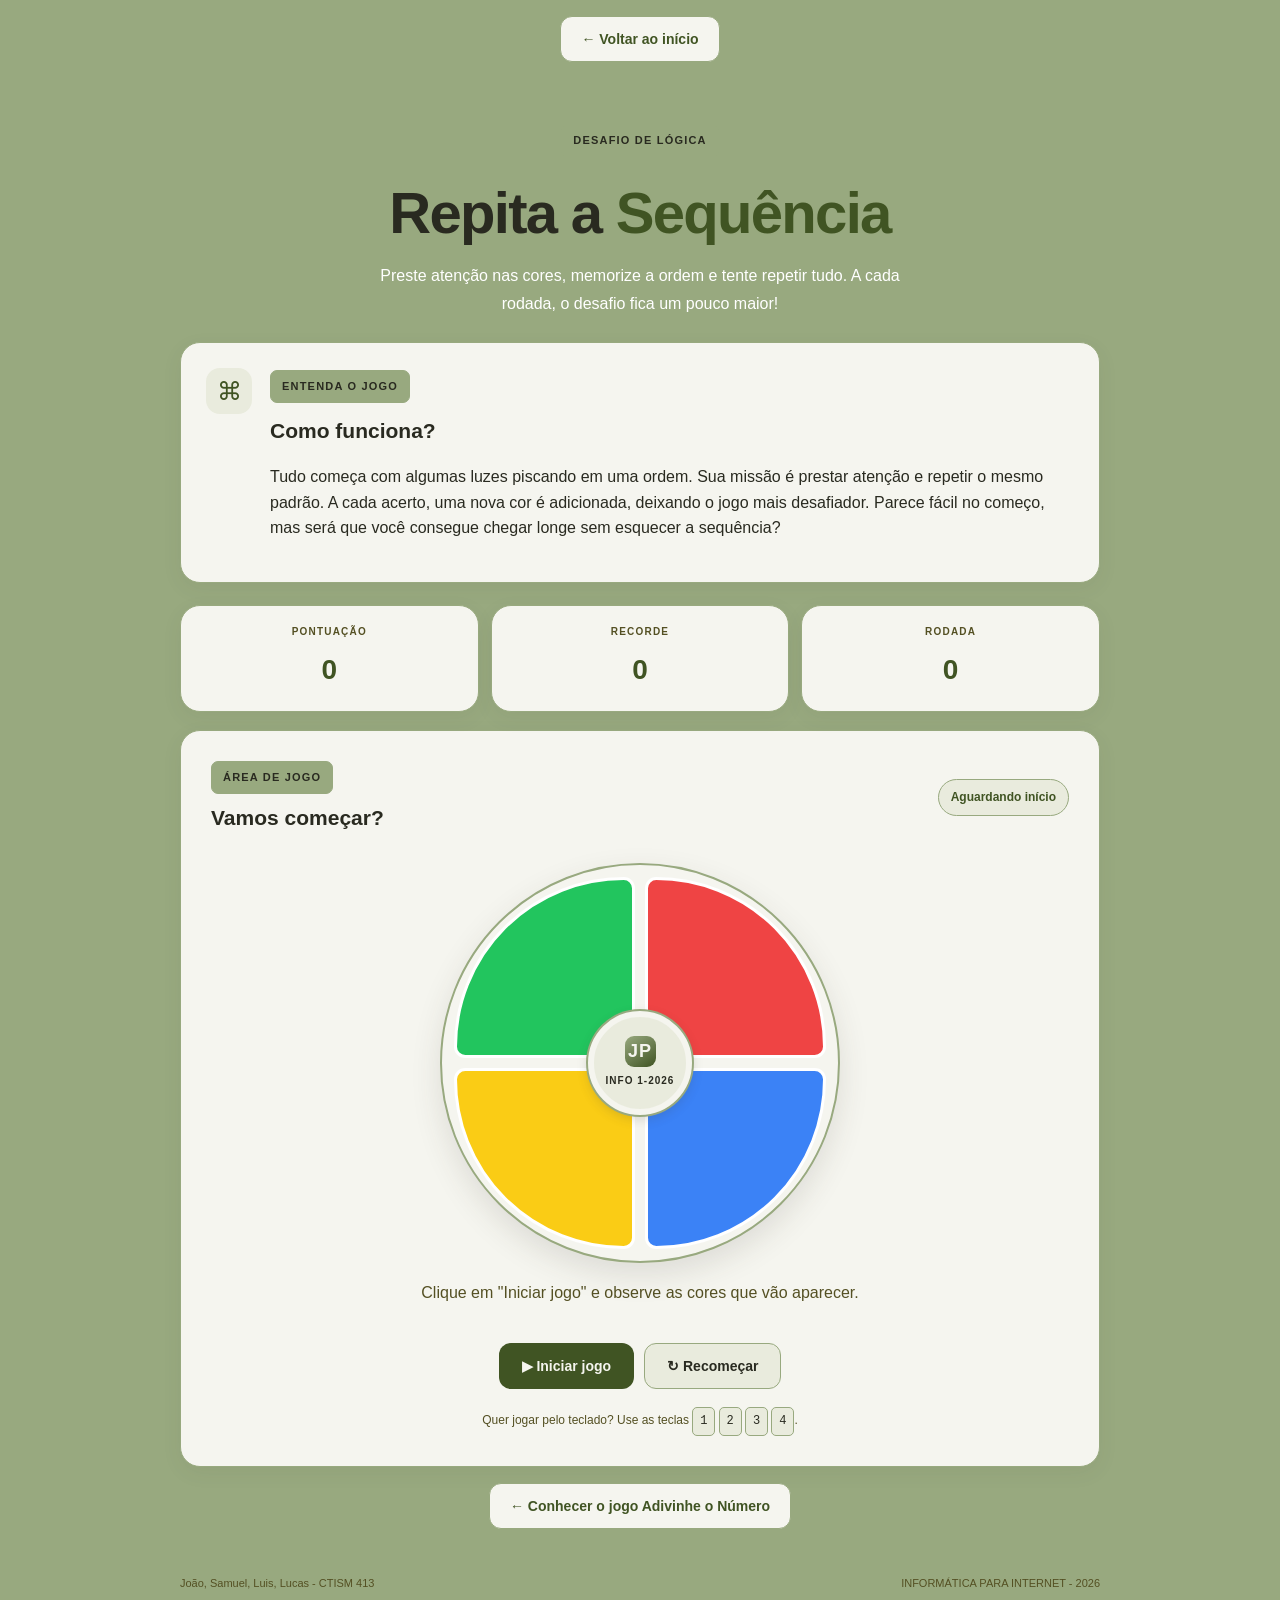
<file: index.html>
<!DOCTYPE html>
<html lang="pt-BR">
<head>
    <meta charset="UTF-8">
    <meta name="viewport" content="width=device-width, initial-scale=1.0">
    <meta name="theme-color" content="#E9F2D9">
    <meta name="description" content="Repita a Sequência: um jogo de memória e atenção.">

    <title>Repita a Sequência | JP</title>
    <link rel="stylesheet" href="./style.css">
    <script src="./script.js" defer></script>
</head>
<body>
    <nav class="game-navigation">
        <a href="./inicio.html" class="game-nav-button">
            ← Voltar ao início
        </a>
    </nav>

    <main class="app">
        <section class="intro">
            <p class="eyebrow">DESAFIO DE LÓGICA</p>
            <h1>Repita a <span class="accent">Sequência</span></h1>
            <p class="subtitle">
                Preste atenção nas cores, memorize a ordem e tente repetir tudo.
                A cada rodada, o desafio fica um pouco maior!
            </p>
        </section>

        <section class="learning-card">
            <div class="learning-icon">⌘</div>

            <div class="learning-content">
                <p class="eyebrow">ENTENDA O JOGO</p>
                <h2>Como funciona?</h2>
                <p>
                    Tudo começa com algumas luzes piscando em uma ordem.
                    Sua missão é prestar atenção e repetir o mesmo padrão.
                    A cada acerto, uma nova cor é adicionada, deixando o jogo
                    mais desafiador. Parece fácil no começo, mas será que você
                    consegue chegar longe sem esquecer a sequência?
                </p>
            </div>
        </section>

        <section class="dashboard" aria-label="Estatísticas do jogo">
            <article class="stat-card">
                <span class="stat-label">PONTUAÇÃO</span>
                <strong id="pontuacao">0</strong>
            </article>

            <article class="stat-card">
                <span class="stat-label">RECORDE</span>
                <strong id="recorde">0</strong>
            </article>

            <article class="stat-card">
                <span class="stat-label">RODADA</span>
                <strong id="rodada">0</strong>
            </article>
        </section>

        <section class="game-panel">
            <div class="game-heading">
                <div>
                    <p class="eyebrow">ÁREA DE JOGO</p>
                    <h2 id="titulo-jogo">Vamos começar?</h2>
                </div>

                <span id="estado-jogo" class="status" role="status" aria-live="polite">
                    Aguardando início
                </span>
            </div>

            <div class="simon-board" id="tabuleiro" aria-label="Painel com quatro cores">
                <button class="pad green" data-cor="0" aria-label="Verde" disabled></button>
                <button class="pad red" data-cor="1" aria-label="Vermelho" disabled></button>
                <button class="pad yellow" data-cor="2" aria-label="Amarelo" disabled></button>
                <button class="pad blue" data-cor="3" aria-label="Azul" disabled></button>

                <div class="board-center" aria-hidden="true">
                    <span class="center-logo">JP</span>
                    <span>INFO 1-2026</span>
                </div>
            </div>

            <p id="mensagem-jogo" class="message" aria-live="polite">
                Clique em "Iniciar jogo" e observe as cores que vão aparecer.
            </p>

            <div class="actions">
                <button id="iniciar-jogo" class="btn btn-primary">
                    ▶ Jogar agora
                </button>

                <button id="reiniciar-jogo" class="btn btn-secondary">
                    ↻ Recomeçar
                </button>
            </div>

            <p class="keyboard-hint">
                Quer jogar pelo teclado? Use as teclas
                <kbd>1</kbd> <kbd>2</kbd> <kbd>3</kbd> <kbd>4</kbd>.
            </p>
        </section>

        <nav class="game-navigation">
            <a href="./index2.html" class="game-nav-button">
                ← Conhecer o jogo Adivinhe o Número
            </a>
        </nav>

        <footer>
            <span>João, Samuel, Luis, Lucas - CTISM 413</span>
            <span>INFORMÁTICA PARA INTERNET - 2026</span>
        </footer>
    </main>
</body>
</html>
</file>
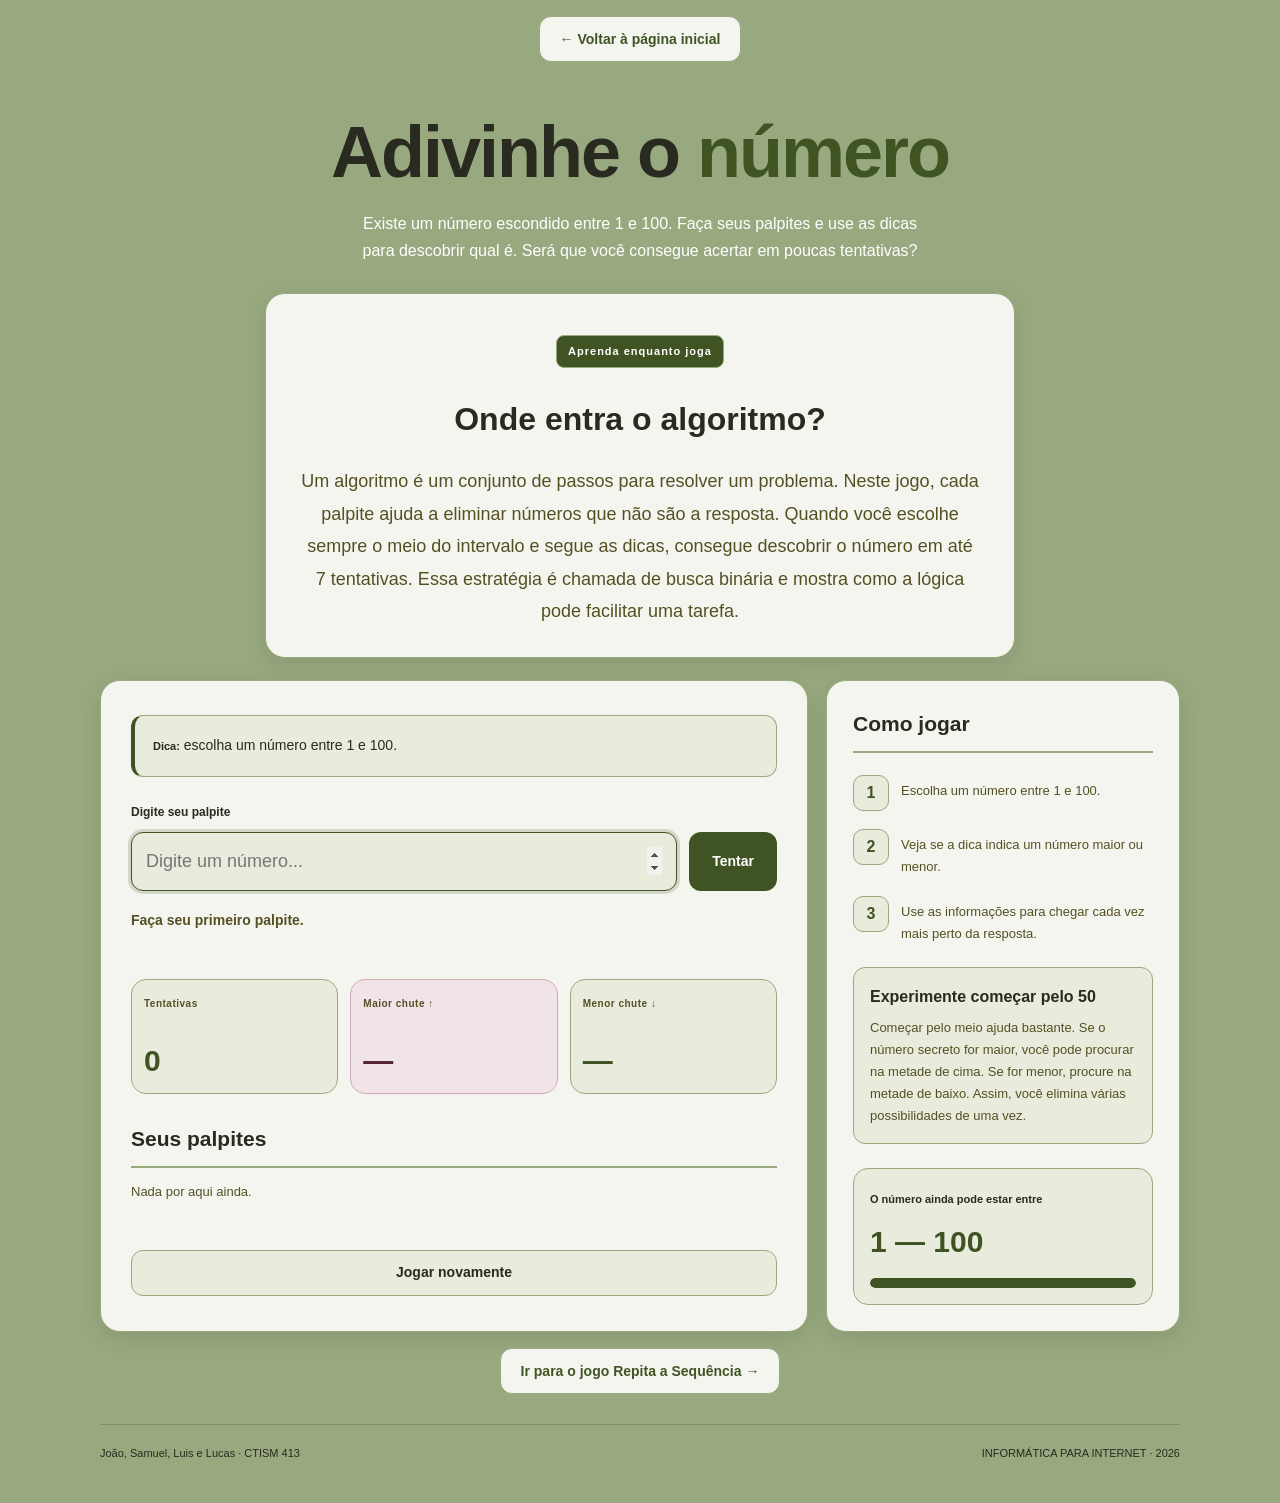
<file: index2.html>
<!DOCTYPE html>
<html lang="pt-BR">
<head>
    <meta charset="UTF-8">
    <meta name="viewport" content="width=device-width, initial-scale=1">
    <meta name="theme-color" content="#E9F2D9">
    <meta name="description" content="Descubra o número secreto e aprenda como funciona a busca binária.">
    <title>Adivinhe o Número | JP</title>
    <link rel="stylesheet" href="./style2.css">
    <script src="./script2.js" defer></script>
</head>
<body>
    <nav class="game-navigation">
        <a href="./inicio.html" class="game-nav-button">← Voltar à página inicial</a>
    </nav>

    <main class="app">
        <section class="intro">
            <h1>Adivinhe o <span class="accent">número</span></h1>
            <p class="subtitle">
                Existe um número escondido entre 1 e 100. Faça seus palpites e use as dicas
                para descobrir qual é. Será que você consegue acertar em poucas tentativas?
            </p>
        </section>

        <section class="learning-card">
            <p class="eyebrow">Aprenda enquanto joga</p>
            <h2>Onde entra o algoritmo?</h2>

            <p>
                Um algoritmo é um conjunto de passos para resolver um problema.
                Neste jogo, cada palpite ajuda a eliminar números que não são a resposta.
                Quando você escolhe sempre o meio do intervalo e segue as dicas, consegue
                descobrir o número em até 7 tentativas. Essa estratégia é chamada de
                busca binária e mostra como a lógica pode facilitar uma tarefa.
            </p>
        </section>

        <section class="layout">
            <div class="game-panel">
                <div class="hint-box">
                    <p id="dica-jogo" aria-live="polite">
                        <span>Dica:</span> escolha um número entre 1 e 100 para começar.
                    </p>
                </div>

                <form id="formulario-palpite">
                    <label for="campo-palpite">Digite seu palpite</label>

                    <div class="guess-row">
                        <input
                            id="campo-palpite"
                            type="number"
                            min="1"
                            max="100"
                            placeholder="Digite um número..."
                            required
                            autocomplete="off"
                        >

                        <button class="btn btn-primary" type="submit" id="botao-tentar">
                            Tentar
                        </button>
                    </div>
                </form>

                <p id="mensagem-jogo" class="message" role="status" aria-live="polite">
                    Faça seu primeiro palpite e vamos começar!
                </p>

                <div class="stats">
                    <article class="stat-card stat-tries">
                        <span class="stat-label">Tentativas</span>
                        <strong id="total-tentativas">0</strong>
                    </article>

                    <article class="stat-card stat-high">
                        <span class="stat-label">Maior chute ↑</span>
                        <strong id="maior-palpite">—</strong>
                    </article>

                    <article class="stat-card stat-low">
                        <span class="stat-label">Menor chute ↓</span>
                        <strong id="menor-palpite">—</strong>
                    </article>
                </div>

                <div class="history-section">
                    <h2>Seus palpites</h2>
                    <div id="historico-palpites" class="history">
                        <span class="empty-history">Seus palpites aparecerão aqui.</span>
                    </div>
                </div>

                <button id="botao-novo-jogo" class="btn btn-secondary" type="button">
                    Jogar novamente
                </button>
            </div>

            <aside class="info-panel">
                <h2>Como jogar</h2>

                <ol class="steps">
                    <li><p>Escolha um número entre 1 e 100.</p></li>
                    <li><p>Veja se a dica indica um número maior ou menor.</p></li>
                    <li><p>Use as informações para chegar cada vez mais perto da resposta.</p></li>
                </ol>

                <div class="algorithm-note">
                    <h3>Experimente começar pelo 50</h3>
                    <p>
                        Começar pelo meio ajuda bastante. Se o número secreto for maior,
                        você pode procurar na metade de cima. Se for menor, procure na metade
                        de baixo. Assim, você elimina várias possibilidades de uma vez.
                    </p>
                </div>

                <div class="range-box">
                    <span>O número ainda pode estar entre</span>
                    <strong id="intervalo-possivel">1 — 100</strong>

                    <div class="range-track">
                        <div id="barra-intervalo" class="range-bar"></div>
                    </div>
                </div>
            </aside>
        </section>

        <nav class="game-navigation">
            <a href="./index.html" class="game-nav-button">
                Ir para o jogo Repita a Sequência →
            </a>
        </nav>

        <footer>
            <span>João, Samuel, Luis e Lucas · CTISM 413</span>
            <span>INFORMÁTICA PARA INTERNET · 2026</span>
        </footer>
    </main>
</body>
</html>
</file>
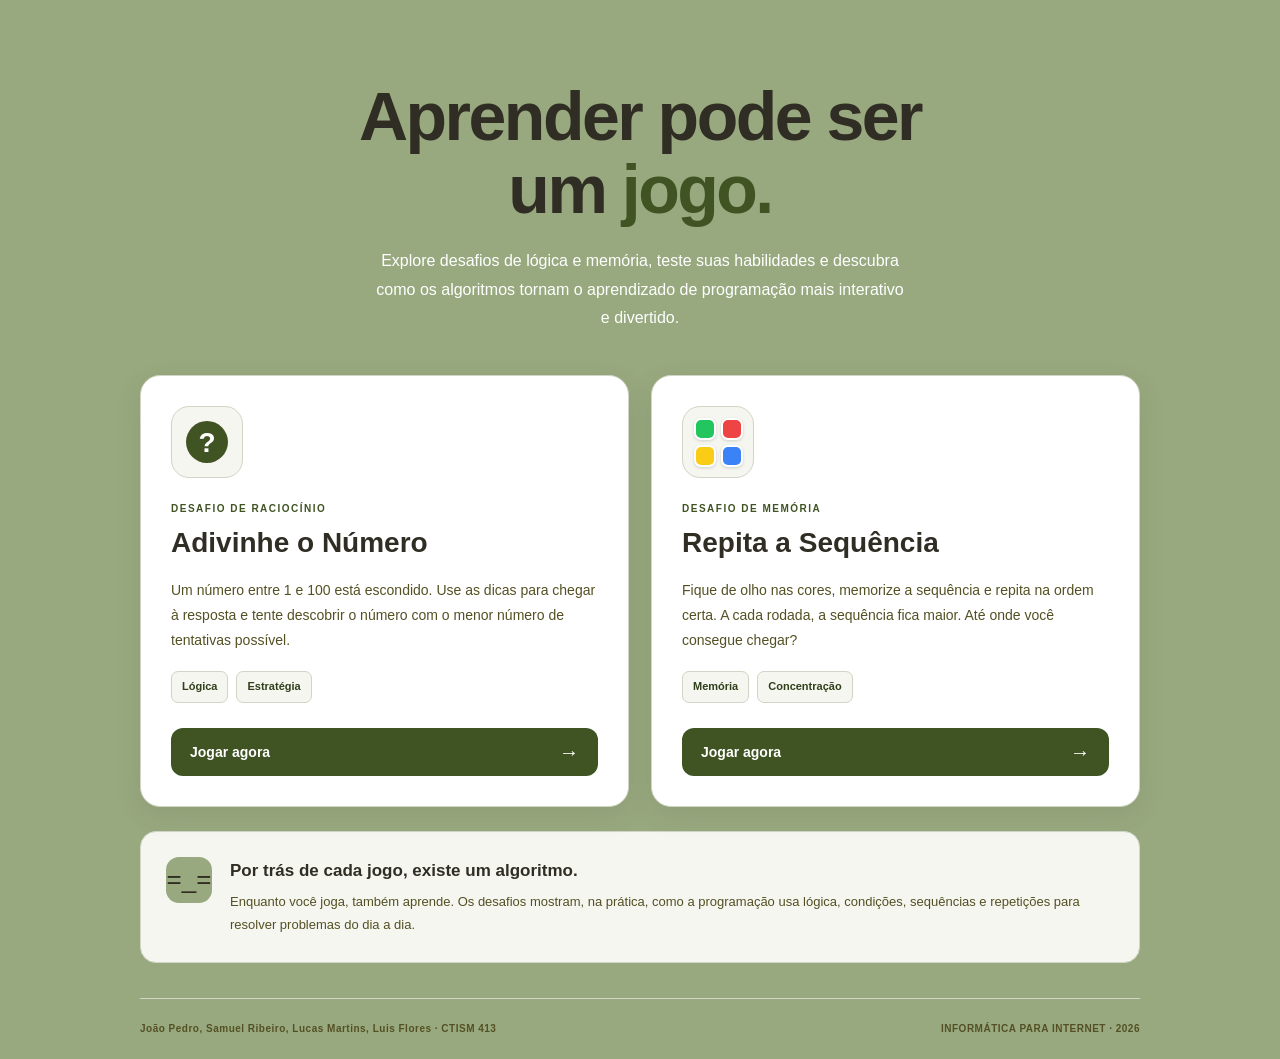
<file: inicio.html>
<!DOCTYPE html>
<html lang="pt-BR">
<head>
    <meta charset="UTF-8">
    <meta name="viewport" content="width=device-width, initial-scale=1.0">
    <meta name="theme-color" content="#E9F2D9">
    <meta name="description" content="aprenda lógica e programação com jogos interativos de memória e raciocínio.">

    <title>JP | Página Inicial</title>

    <link rel="stylesheet" href="./inicio.css">
    <script src="./inicio.js" defer></script>
</head>
<body>
    <main class="container">
        <section class="introducao">
            <h1>Aprender pode ser<br>um <span>jogo.</span></h1>
            <p>
            Explore desafios de lógica e memória,
            teste suas habilidades e descubra como os
            algoritmos tornam o aprendizado de 
            programação mais interativo e divertido.
            </p>
        </section>

        <section class="jogos">
            <article class="card">
                <div class="icone numero-icone" aria-hidden="true">
                    <span>?</span>
                </div>

                <span class="categoria">DESAFIO DE RACIOCÍNIO</span>
                <h2>Adivinhe o Número</h2>
                <p>
                    Um número entre 1 e 100 está escondido. Use as dicas
                    para chegar à resposta e tente descobrir o número
                    com o menor número de tentativas possível.
                </p>

                <div class="conceitos">
                    <span>Lógica</span>
                    <span>Estratégia</span>
                </div>

                <a href="./index2.html" class="botao">
                    Jogar agora <span aria-hidden="true">→</span>
                </a>
            </article>

            <article class="card">
                <div class="icone cores-icone" role="img" aria-label="Ilustração das quatro cores do jogo">
                    <span class="cor verde"></span>
                    <span class="cor vermelho"></span>
                    <span class="cor amarelo"></span>
                    <span class="cor azul"></span>
                </div>

                <span class="categoria">DESAFIO DE MEMÓRIA</span>
                <h2>Repita a Sequência</h2>
                <p>
                    Fique de olho nas cores, memorize a sequência e
                    repita na ordem certa. A cada rodada, a sequência
                    fica maior. Até onde você consegue chegar?
                </p>

                <div class="conceitos">
                    <span>Memória</span>
                    <span>Concentração</span>
                </div>

                <a href="./index.html" class="botao">
                    Jogar agora <span aria-hidden="true">→</span>
                </a>
            </article>
        </section>

        <section class="sobre">
            <div class="sobre-icone" aria-hidden="true">=_=</div>
            <div>
                <h2>Por trás de cada jogo, existe um algoritmo.</h2>
                <p>
                    Enquanto você joga, também aprende. Os desafios
                    mostram, na prática, como a programação usa lógica,
                    condições, sequências e repetições para resolver
                    problemas do dia a dia.
                </p>
            </div>
        </section>

        <footer>
            <span>João Pedro, Samuel Ribeiro, Lucas Martins, Luis Flores · CTISM 413</span>
            <span>INFORMÁTICA PARA INTERNET · 2026</span>
        </footer>
    </main>
</body>
</html>
</file>
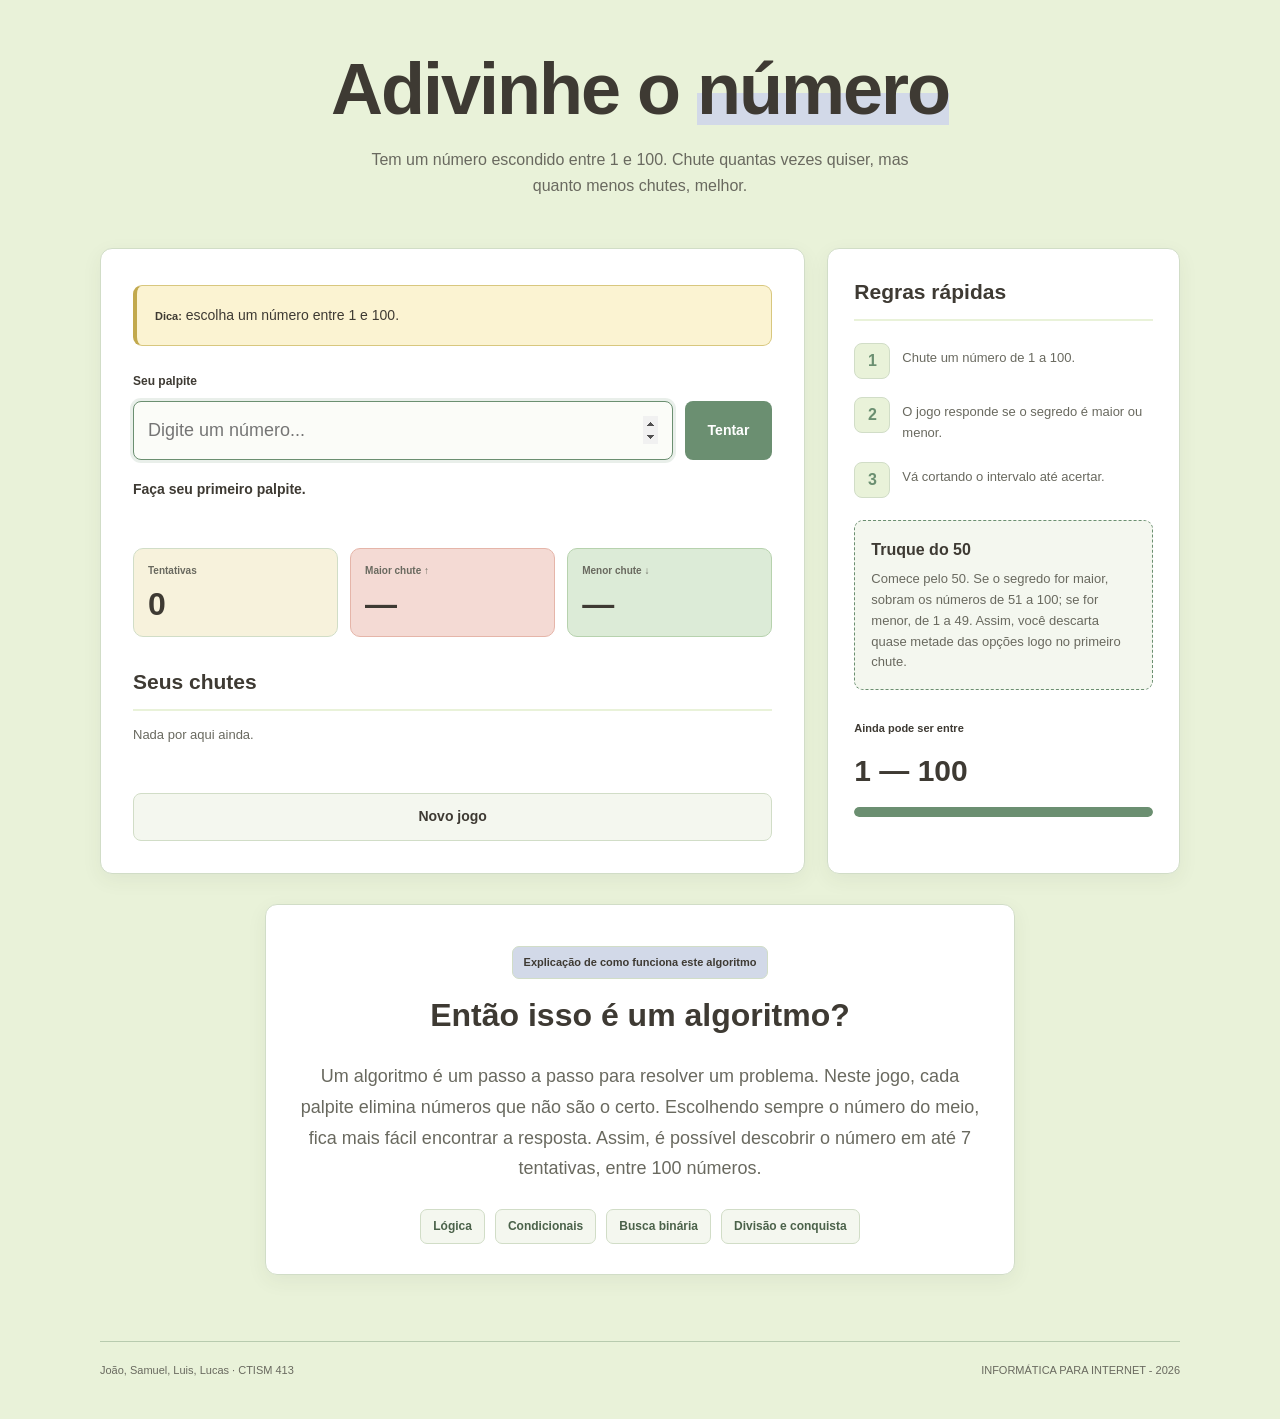
<file: jogo2.html>
<!DOCTYPE html>
<html lang="pt-BR">
<head>
    <meta charset="UTF-8">
    <meta name="viewport" content="width=device-width, initial-scale=1">
    <meta name="theme-color" content="#F7F0D8">
    <meta name="description" content="Adivinhe o número e aprenda como funciona a busca binária.">
    <title>Adivinhe o Número | João Pedro</title>

    <link rel="preconnect" href="https://fonts.googleapis.com">
    <link rel="preconnect" href="https://fonts.gstatic.com" crossorigin>
    <link href="https://fonts.googleapis.com/css2?family=DM+Sans:wght@400;500;700;800&family=Fraunces:opsz,wght@9..144,700;9..144,900&display=swap" rel="stylesheet">

    <link rel="stylesheet" href="./jogo2.css">
    <script src="./jogo2.js" defer></script>
</head>

<body>
<main class="app">

    <div id="centro">
        <section class="intro">
            <h1>Adivinhe o <span class="accent">número</span></h1>
            <p class="subtitle">
                Tem um número escondido entre 1 e 100. Chute quantas vezes
                quiser, mas quanto menos chutes, melhor.
            </p>
        </section>
    </div>

    <section class="layout">
        <div class="game-panel">
            <div class="hint-box">
                <p id="hint" aria-live="polite">
                    <span>Dica:</span> escolha um número entre 1 e 100.
                </p>
            </div>

            <form id="guess-form">
                <label for="guess-input">Seu palpite</label>
                <div class="guess-row">
                    <input id="guess-input" type="number" min="1" max="100"
                        placeholder="Digite um número..." required autocomplete="off">
                    <button class="btn btn-primary" type="submit" id="guess-btn">
                        Tentar
                    </button>
                </div>
            </form>

            <p id="message" class="message" role="status" aria-live="polite">
                Faça seu primeiro palpite.
            </p>

            <div class="stats">
                <article class="stat-card stat-tries">
                    <span class="stat-label">Tentativas</span>
                    <strong id="attempts">0</strong>
                </article>
                <article class="stat-card stat-high">
                    <span class="stat-label">Maior chute ↑</span>
                    <strong id="highest">—</strong>
                </article>
                <article class="stat-card stat-low">
                    <span class="stat-label">Menor chute ↓</span>
                    <strong id="lowest">—</strong>
                </article>
            </div>

            <div class="history-section">
                <h2>Seus chutes</h2>
                <div id="history" class="history">
                    <span class="empty-history">Nada por aqui ainda.</span>
                </div>
            </div>

            <button id="restart-btn" class="btn btn-secondary" type="button">
                Novo jogo
            </button>
        </div>

        <aside class="info-panel">
            <h2>Regras rápidas</h2>
            <ol class="steps">
                <li><p>Chute um número de 1 a 100.</p></li>
                <li><p>O jogo responde se o segredo é maior ou menor.</p></li>
                <li><p>Vá cortando o intervalo até acertar.</p></li>
            </ol>

            <div class="algorithm-note">
                <h3>Truque do 50</h3>
                <p>
                    Comece pelo 50. Se o segredo for maior, sobram os números
                    de 51 a 100; se for menor, de 1 a 49. Assim, você descarta
                    quase metade das opções logo no primeiro chute.
                </p>
            </div>

            <div class="range-box">
                <span>Ainda pode ser entre</span>
                <strong id="range">1 — 100</strong>
                <div class="range-track">
                    <div id="range-bar" class="range-bar"></div>
                </div>
            </div>
        </aside>
    </section>

    <div id="centro">
        <section class="learning-card">
            <p class="eyebrow">Explicação de como funciona este algoritmo</p>
            <h2>Então isso é um algoritmo?</h2>
            <p>
                Um algoritmo é um passo a passo para resolver um problema.
                Neste jogo, cada palpite elimina números que não são o certo.
                Escolhendo sempre o número do meio, fica mais fácil encontrar
                a resposta. Assim, é possível descobrir o número em até
                7 tentativas, entre 100 números.
            </p>

            <div class="concepts">
                <span>Lógica</span>
                <span>Condicionais</span>
                <span>Busca binária</span>
                <span>Divisão e conquista</span>
            </div>
        </section>
    </div>
    <footer>
        <span>João, Samuel, Luis, Lucas · CTISM 413</span>
        <span>INFORMÁTICA PARA INTERNET - 2026</span>
    </footer>
</main>
</body>
</html>
</file>
<file: style.css>
:root {
    color-scheme: light;
    --fundo: #98A97F;
    --cartao: #F5F5EF;
    --cartao-claro: #E9EBDD;
    --borda: #98A97F;
    --texto: #292A20;
    --cinza: #545023;
    --verde-claro: #98A97F;
    --verde: #405423;
    --verde-escuro: #405423;
    --amarelo: #98A97F;
    --raio: 12px;
    --sombra: 0 6px 20px #3E3A3310;
    --green: #405423;
    --red: #542335;
    --yellow: #545023;
    --blue: #4B2354;
}

* {
    box-sizing: border-box;
}

html {
    scroll-behavior: smooth;
}

body {
    margin: 0;
    min-height: 100vh;
    background: var(--fundo);
    color: var(--texto);
    font-family: Arial, sans-serif;
    line-height: 1.6;
}

button,
input {
    font: inherit;
}

button:focus-visible,
a:focus-visible,
input:focus-visible {
    outline: 3px solid var(--verde-escuro);
    outline-offset: 3px;
}

.app {
    width: min(920px, calc(100% - 32px));
    margin: 0 auto;
    padding-bottom: 20px;
}

.game-navigation {
    display: flex;
    justify-content: center;
    flex-wrap: wrap;
    width: 100%;
    margin: 16px auto;
}

.game-nav-button {
    display: inline-flex;
    align-items: center;
    justify-content: center;
    min-height: 46px;
    padding: 10px 20px;
    border: 1px solid var(--borda);
    border-radius: var(--raio);
    background: var(--cartao);
    color: var(--verde-escuro);
    font-size: 14px;
    font-weight: 800;
    text-align: center;
    text-decoration: none;
    transition: background .2s, color .2s, transform .2s;
}

.game-nav-button:hover {
    background: var(--verde);
    color: var(--cartao);
    transform: translateY(-2px);
}

.intro {
    padding: 35px 0 25px;
    text-align: center;
}

.eyebrow,
.stat-label {
    font-size: 11px;
    font-weight: 800;
    letter-spacing: 1.2px;
}

.eyebrow {
    display: inline-block;
    padding: 7px 11px;
    border: 1px solid var(--borda);
    border-radius: 7px;
    background: var(--amarelo);
    color: var(--texto);
}

h1 {
    margin: 12px 0 18px;
    font-size: clamp(36px, 6vw, 58px);
    font-weight: 800;
    letter-spacing: -1.7px;
    line-height: 1.1;
}

.accent {
    color: var(--verde);
}

.subtitle {
    max-width: 570px;
    margin: 0 auto;
    color: #FFFFFF;
    font-size: 16px;
    line-height: 1.7;
}

.dashboard {
    display: grid;
    grid-template-columns: repeat(3, minmax(0, 1fr));
    gap: 12px;
    margin-bottom: 18px;
}

.stat-card,
.game-panel,
.learning-card {
    border: 1px solid var(--borda);
    border-radius: 20px;
    background: var(--cartao);
    box-shadow: var(--sombra);
}

.stat-card {
    padding: 18px;
    text-align: center;
}

.stat-label {
    display: block;
    color: var(--cinza);
    font-size: 10px;
}

.stat-card strong {
    display: block;
    margin-top: 8px;
    color: var(--verde-escuro);
    font-size: 28px;
}

.game-panel {
    padding: clamp(18px, 4vw, 30px);
}

.game-heading {
    display: flex;
    align-items: center;
    justify-content: space-between;
    flex-wrap: wrap;
    gap: 12px;
}

.game-heading .eyebrow {
    margin: 0 0 7px;
}

h2 {
    margin: 0;
    font-size: 21px;
}

.status {
    padding: 8px 12px;
    border: 1px solid var(--borda);
    border-radius: 999px;
    background: var(--cartao-claro);
    color: var(--verde-escuro);
    font-size: 12px;
    font-weight: 700;
}

.simon-board {
    position: relative;
    isolation: isolate;
    display: grid;
    grid-template-columns: repeat(2, minmax(0, 1fr));
    grid-template-rows: repeat(2, minmax(0, 1fr));
    gap: 10px;
    width: min(100%, 400px);
    aspect-ratio: 1 / 1;
    margin: 28px auto 16px;
    padding: 12px;
    border: 2px solid var(--borda);
    border-radius: 50%;
    background: var(--cartao);
    box-shadow: 0 12px 30px #3E3A3320;
}

.pad {
    display: block;
    width: 100%;
    height: 100%;
    min-width: 0;
    min-height: 0;
    margin: 0;
    padding: 0;
    border: 3px solid #FFFFFF;
    appearance: none;
    cursor: pointer;
    opacity: 1;
    transition: filter .15s, transform .15s, box-shadow .15s;
}

.pad:disabled {
    cursor: default;
    opacity: 1;
}

.pad.green {
    background: var(--green);
    border-radius: 100% 12px 12px 12px;
}

.pad.red {
    background: var(--red);
    border-radius: 12px 100% 12px 12px;
}

.pad.yellow {
    background: var(--yellow);
    border-radius: 12px 12px 12px 100%;
}

.pad.blue {
    background: var(--blue);
    border-radius: 12px 12px 100% 12px;
}

.pad:not(:disabled):hover {
    filter: brightness(1.08) saturate(1.15);
}

.pad.lit {
    z-index: 1;
    filter: brightness(1.2) saturate(1.25);
    transform: scale(.97);
}

.pad.green.lit {
    box-shadow: 0 0 0 3px #98A97F, 0 0 30px #40542380;
}

.pad.red.lit {
    box-shadow: 0 0 0 3px #542335, 0 0 30px #54233580;
}

.pad.yellow.lit {
    box-shadow: 0 0 0 3px #545023, 0 0 30px #54502380;
}

.pad.blue.lit {
    box-shadow: 0 0 0 3px #4B2354, 0 0 30px #4B235480;
}

.board-center {
    position: absolute;
    z-index: 2;
    top: 50%;
    left: 50%;
    display: flex;
    width: 104px;
    height: 104px;
    flex-direction: column;
    align-items: center;
    justify-content: center;
    gap: 6px;
    border: 6px solid var(--cartao);
    border-radius: 50%;
    background: var(--cartao-claro);
    box-shadow: 0 0 0 2px var(--borda), 0 4px 12px #3E3A3330;
    transform: translate(-50%, -50%);
    pointer-events: none;
    font-size: 10px;
    font-weight: 900;
    letter-spacing: 1px;
}

.center-logo {
    display: grid;
    place-items: center;
    width: 31px;
    height: 31px;
    border-radius: 9px;
    background: linear-gradient(145deg, var(--verde-claro), var(--verde));
    color: var(--cartao);
    font-size: 18px;
    font-weight: 900;
}

.message {
    min-height: 48px;
    margin: 16px 0;
    color: var(--cinza);
    line-height: 1.7;
    text-align: center;
}

.actions {
    display: flex;
    flex-wrap: wrap;
    justify-content: center;
    gap: 10px;
    margin-top: 16px;
}

.btn {
    display: inline-flex;
    align-items: center;
    justify-content: center;
    min-height: 46px;
    padding: 0 22px;
    border: 1px solid transparent;
    border-radius: var(--raio);
    font-size: 14px;
    font-weight: 800;
    cursor: pointer;
    transition: background .2s, color .2s, transform .2s, filter .2s;
}

.btn:hover:not(:disabled) {
    transform: translateY(-2px);
}

.btn:disabled {
    opacity: .55;
    cursor: not-allowed;
    transform: none;
}

.btn-primary {
    background: var(--verde);
    color: var(--cartao);
}

.btn-primary:hover:not(:disabled) {
    background: var(--verde-escuro);
}

.btn-secondary {
    border-color: var(--borda);
    background: var(--cartao-claro);
    color: var(--texto);
}

.btn-secondary:hover:not(:disabled) {
    background: var(--fundo);
}

.keyboard-hint {
    margin: 18px 0 0;
    color: var(--cinza);
    font-size: 12px;
    text-align: center;
    line-height: 1.8;
}

kbd {
    display: inline-grid;
    place-items: center;
    min-width: 23px;
    padding: 3px 6px;
    border: 1px solid var(--borda);
    border-radius: 5px;
    background: var(--cartao-claro);
    color: var(--texto);
}

.learning-card {
    display: flex;
    align-items: flex-start;
    gap: 18px;
    margin: 0 0 22px;
    padding: 25px;
}

.learning-icon {
    display: grid;
    flex: 0 0 46px;
    width: 46px;
    height: 46px;
    place-items: center;
    border-radius: 14px;
    background: #E9EBDD;
    color: var(--verde-escuro);
    font-size: 25px;
}

.learning-content {
    min-width: 0;
}

.learning-card .eyebrow {
    margin-top: 2px;
}

.learning-card > p:not(.eyebrow) {
    margin-bottom: 0;
    color: var(--cinza);
    font-size: 16px;
    line-height: 1.8;
}

.concepts {
    display: flex;
    justify-content: center;
    flex-wrap: wrap;
    gap: 10px;
    margin-top: 20px;
}

.concepts span {
    padding: 7px 12px;
    border: 1px solid var(--borda);
    border-radius: 7px;
    background: var(--cartao-claro);
    color: var(--verde-escuro);
    font-size: 12px;
    font-weight: 700;
}

footer {
    display: flex;
    justify-content: space-between;
    flex-wrap: wrap;
    gap: 10px;
    margin-top: 25px;
    padding: 20px 0;
    border-top: 1px solid var(--borda);
    color: var(--cinza);
    font-size: 11px;
}

@media (max-width: 540px) {
    .app {
        width: calc(100% - 22px);
    }

    .game-navigation {
        width: 100%;
        padding-top: 12px;
    }

    .game-nav-button {
        width: 100%;
    }

    .intro {
        padding-top: 28px;
    }

    h1 {
        letter-spacing: -1px;
    }

    .dashboard {
        gap: 8px;
    }

    .stat-card {
        padding: 14px 5px;
        border-radius: 15px;
    }

    .stat-label {
        font-size: 9px;
        letter-spacing: .7px;
    }

    .stat-card strong {
        font-size: 23px;
    }

    .game-panel {
        padding: 18px 14px;
    }

    .simon-board {
        width: min(100%, 360px);
        gap: 8px;
        padding: 9px;
    }

    .pad {
        border-width: 2px;
    }

    .board-center {
        width: 82px;
        height: 82px;
        border-width: 5px;
        gap: 4px;
        font-size: 8px;
    }

    .center-logo {
        width: 25px;
        height: 25px;
        border-radius: 7px;
        font-size: 15px;
    }

    .actions {
        flex-direction: column;
    }

    .btn {
        width: 100%;
    }

    .learning-card {
        padding: 18px;
        gap: 12px;
    }

    .learning-icon {
        flex-basis: 38px;
        width: 38px;
        height: 38px;
        font-size: 21px;
    }

    .learning-card > p:not(.eyebrow) {
        font-size: 14px;
    }

    footer {
        flex-direction: column;
        line-height: 1.6;
    }
}

@media (prefers-reduced-motion: reduce) {
    *,
    *::before,
    *::after {
        scroll-behavior: auto !important;
        transition-duration: .01ms !important;
        animation-duration: .01ms !important;
        animation-iteration-count: 1 !important;
    }
}

:root {
    color-scheme: light;
    --fundo: #98A97F;
    --cartao: #F5F5EF;
    --cartao-claro: #E9EBDD;
    --borda: #98A97F;
    --texto: #292A20;
    --cinza: #545023;
    --verde-claro: #98A97F;
    --verde: #405423;
    --verde-escuro: #405423;
    --amarelo: #98A97F;
    --raio: 12px;
    --sombra: 0 6px 20px #3E3A3310;

    --green: #22C55E;
    --red: #EF4444;
    --yellow: #FACC15;
    --blue: #3B82F6;
}
</file>
<file: style2.css>
:root {
    color-scheme: light;
    --fundo: #98A97F;
    --cartao: #F5F5EF;
    --cartao-claro: #E9EBDD;
    --borda: #98A97F;
    --texto: #292A20;
    --cinza: #545023;
    --verde-claro: #98A97F;
    --verde: #405423;
    --verde-escuro: #405423;
    --amarelo: #545023;
    --vermelho: #542335;
    --roxo: #4B2354;
    --raio: 12px;
    --sombra: 0 6px 20px #292A2020;
}

* {
    box-sizing: border-box;
}

html {
    scroll-behavior: smooth;
}

body {
    margin: 0;
    min-height: 100vh;
    background: var(--fundo);
    color: var(--texto);
    font-family: Arial, sans-serif;
    line-height: 1.6;
}

button,
input {
    font: inherit;
}

button:focus-visible,
input:focus-visible,
a:focus-visible {
    outline: 3px solid var(--roxo);
    outline-offset: 3px;
}

.app {
    width: min(1080px, calc(100% - 32px));
    margin: 0 auto;
    padding-bottom: 20px;
}

.intro {
    width: 100%;
    max-width: 750px;
    margin: 0 auto;
    padding: 35px 20px 28px;
    text-align: center;
}

h1,
h2,
h3 {
    color: var(--texto);
}

h1 {
    margin: 0 0 18px;
    font-size: clamp(40px, 7vw, 72px);
    font-weight: 800;
    letter-spacing: -2px;
    line-height: 1.1;
}

.accent {
    color: var(--verde-escuro);
}

.subtitle {
    max-width: 570px;
    margin: 0 auto;
    color: #FFFFFF;
    font-size: 16px;
    line-height: 1.7;
}

.layout {
    display: grid;
    grid-template-columns: minmax(0, 1.8fr) minmax(250px, .9fr);
    gap: 18px;
}

.game-panel,
.info-panel,
.learning-card {
    border: 1px solid var(--borda);
    border-radius: 20px;
    background: var(--cartao);
    box-shadow: var(--sombra);
}

.game-panel {
    padding: clamp(20px, 4vw, 30px);
}

.info-panel {
    padding: 26px;
}

.hint-box {
    margin: 4px 0 26px;
    padding: 18px;
    border: 1px solid var(--borda);
    border-left: 4px solid var(--verde);
    border-radius: var(--raio);
    background: var(--cartao-claro);
}

.hint-box p {
    margin: 0;
    font-size: 14px;
    line-height: 1.7;
}

.hint-box p span {
    font-size: 11px;
    font-weight: 800;
}

#formulario-palpite label {
    display: block;
    margin-bottom: 10px;
    font-size: 12px;
    font-weight: 800;
}

.guess-row {
    display: flex;
    gap: 12px;
}

input[type="number"] {
    width: 100%;
    min-width: 0;
    padding: 14px;
    border: 1px solid var(--borda);
    border-radius: var(--raio);
    background: var(--cartao-claro);
    color: var(--texto);
    font-size: 18px;
    transition: border-color .2s, box-shadow .2s;
}

input[type="number"]:focus {
    outline: none;
    border-color: var(--verde);
    box-shadow: 0 0 0 3px #40542330;
}

input:disabled {
    opacity: .6;
}

.btn {
    display: inline-flex;
    align-items: center;
    justify-content: center;
    min-height: 46px;
    padding: 0 22px;
    border: 1px solid transparent;
    border-radius: var(--raio);
    font-size: 14px;
    font-weight: 800;
    cursor: pointer;
    transition: background .2s, color .2s, transform .2s, filter .2s;
}

.btn:hover:not(:disabled) {
    transform: translateY(-2px);
}

.btn:disabled {
    opacity: .55;
    cursor: not-allowed;
    transform: none;
}

.btn-primary {
    background: var(--verde);
    color: #FFFFFF;
}

.btn-primary:hover:not(:disabled) {
    background: var(--roxo);
}

.btn-secondary {
    border-color: var(--borda);
    background: var(--cartao-claro);
    color: var(--texto);
}

.btn-secondary:hover:not(:disabled) {
    background: var(--verde-claro);
    color: var(--texto);
}

.game-panel > .btn-secondary {
    width: 100%;
}

.message {
    min-height: 52px;
    margin: 18px 0;
    color: var(--cinza);
    font-size: 14px;
    font-weight: 700;
    line-height: 1.7;
}

.stats {
    display: grid;
    grid-template-columns: repeat(3, minmax(0, 1fr));
    align-items: stretch;
    gap: 12px;
}

.stat-card {
    display: flex;
    flex-direction: column;
    justify-content: space-between;
    gap: 12px;
    min-width: 0;
    min-height: 115px;
    padding: 16px 12px;
    border: 1px solid var(--borda);
    border-radius: 15px;
    background: var(--cartao-claro);
}

.stat-tries {
    background: #E9EBDD;
    border-color: #98A97F;
}

.stat-high {
    background: #F1E4E8;
    border-color: #D2AAB7;
}

.stat-low {
    background: #E9EBDD;
    border-color: #98A97F;
}

.stat-label {
    color: var(--cinza);
    font-size: 10px;
    font-weight: 800;
    letter-spacing: .5px;
    line-height: 1.5;
}

.stat-card strong {
    display: block;
    color: var(--verde);
    font-size: 30px;
    line-height: 1.1;
}

.stat-high strong {
    color: var(--vermelho);
}

.stat-low strong {
    color: var(--verde-escuro);
}

.history-section {
    margin: 28px 0 22px;
}

.history-section h2,
.info-panel h2 {
    margin: 0;
    padding-bottom: 10px;
    border-bottom: 2px solid var(--borda);
    font-size: 21px;
}

.history {
    display: flex;
    flex-wrap: wrap;
    gap: 9px;
    min-height: 46px;
    margin-top: 14px;
}

.history-item {
    display: inline-flex;
    align-items: center;
    gap: 6px;
    padding: 7px 12px;
    border: 1px solid var(--borda);
    border-radius: 8px;
    background: var(--cartao-claro);
    font-size: 13px;
    animation: aparecer .2s ease;
}

.history-item.high {
    background: #F1E4E8;
    border-color: #D2AAB7;
    color: var(--vermelho);
}

.history-item.low {
    background: #E9EBDD;
    border-color: #98A97F;
    color: var(--verde-escuro);
}

.history-item.correct {
    background: #DCE5CE;
    border-color: var(--verde);
    color: var(--verde-escuro);
    font-weight: 800;
}

.empty-history {
    color: var(--cinza);
    font-size: 13px;
}

@keyframes aparecer {
    from {
        opacity: 0;
        transform: translateY(4px);
    }

    to {
        opacity: 1;
        transform: translateY(0);
    }
}

.steps {
    display: grid;
    gap: 18px;
    margin: 22px 0;
    padding: 0;
    list-style: none;
    counter-reset: passo;
}

.steps li {
    display: flex;
    align-items: flex-start;
    gap: 12px;
    counter-increment: passo;
}

.steps li::before {
    content: counter(passo);
    display: grid;
    flex: 0 0 34px;
    height: 34px;
    place-items: center;
    border: 1px solid var(--borda);
    border-radius: 10px;
    background: var(--cartao-claro);
    color: var(--verde);
    font-weight: 800;
}

.steps p {
    margin: 5px 0 0;
    color: var(--cinza);
    font-size: 13px;
    line-height: 1.7;
}

.algorithm-note {
    padding: 16px;
    border: 1px solid var(--borda);
    border-radius: var(--raio);
    background: var(--cartao-claro);
}

.algorithm-note h3 {
    margin: 0 0 7px;
    font-size: 16px;
}

.algorithm-note p {
    margin: 0;
    color: var(--cinza);
    font-size: 13px;
    line-height: 1.7;
}

.range-box {
    margin-top: 24px;
    padding: 16px;
    border: 1px solid var(--borda);
    border-radius: 15px;
    background: var(--cartao-claro);
}

.range-box > span {
    font-size: 11px;
    font-weight: 800;
}

.range-box strong {
    display: block;
    margin: 7px 0 12px;
    color: var(--verde);
    font-size: 30px;
}

.range-track {
    height: 10px;
    overflow: hidden;
    border-radius: 20px;
    background: #D7DDC9;
}

.range-bar {
    width: 100%;
    height: 100%;
    border-radius: 20px;
    background: var(--verde);
    transition: width .3s;
}

.learning-card {
    width: 100%;
    max-width: 750px;
    margin: 0 auto 22px;
    padding: 30px;
    text-align: center;
}

.eyebrow {
    display: inline-block;
    padding: 7px 11px;
    border: 1px solid var(--borda);
    border-radius: 8px;
    background: var(--verde);
    color: #FFFFFF;
    font-size: 11px;
    font-weight: 800;
    letter-spacing: 1px;
}

.learning-card h2 {
    margin: 15px 0 20px;
    font-size: clamp(25px, 3vw, 32px);
}

.learning-card > p:not(.eyebrow) {
    max-width: 680px;
    margin: 0 auto;
    color: var(--cinza);
    font-size: 18px;
    line-height: 1.8;
}

.concepts {
    display: flex;
    justify-content: center;
    flex-wrap: wrap;
    gap: 10px;
    margin-top: 25px;
}

.concepts span {
    padding: 7px 12px;
    border: 1px solid var(--borda);
    border-radius: 8px;
    background: var(--cartao-claro);
    color: var(--verde);
    font-size: 12px;
    font-weight: 800;
}

.game-navigation {
    display: flex;
    justify-content: center;
    flex-wrap: wrap;
    margin: 16px 0;
}

.game-nav-button {
    display: inline-flex;
    align-items: center;
    justify-content: center;
    min-height: 46px;
    padding: 10px 20px;
    border: 1px solid var(--borda);
    border-radius: var(--raio);
    background: var(--cartao);
    color: var(--verde);
    font-size: 14px;
    font-weight: 800;
    text-align: center;
    text-decoration: none;
    transition: background .2s, color .2s, transform .2s;
}

.game-nav-button:hover {
    background: var(--verde);
    color: #FFFFFF;
    transform: translateY(-2px);
}

footer {
    display: flex;
    justify-content: space-between;
    flex-wrap: wrap;
    gap: 10px;
    margin-top: 30px;
    padding: 20px 0;
    border-top: 1px solid #40542350;
    color: var(--texto);
    font-size: 11px;
}

@media (max-width: 820px) {
    .layout {
        grid-template-columns: 1fr;
    }
}

@media (max-width: 540px) {
    .app {
        width: calc(100% - 22px);
    }

    .intro {
        padding: 28px 10px 24px;
    }

    h1 {
        letter-spacing: -1px;
    }

    .game-panel {
        padding: 20px 16px;
    }

    .guess-row {
        flex-direction: column;
    }

    .guess-row .btn {
        width: 100%;
    }

    .stats {
        gap: 8px;
    }

    .stat-card {
        min-height: 105px;
        padding: 12px 6px;
        border-radius: 13px;
    }

    .stat-label {
        font-size: 9px;
        letter-spacing: 0;
        overflow-wrap: anywhere;
    }

    .stat-card strong {
        font-size: 24px;
    }

    .info-panel {
        padding: 20px;
    }

    .learning-card {
        padding: 24px 18px;
    }

    .learning-card > p:not(.eyebrow) {
        font-size: 15px;
    }

    footer {
        flex-direction: column;
        line-height: 1.6;
    }
}

@media (max-width: 360px) {
    .stats {
        gap: 6px;
    }

    .stat-card {
        padding: 10px 4px;
    }

    .stat-card strong {
        font-size: 21px;
    }

    .stat-label {
        font-size: 8px;
    }
}

@media (prefers-reduced-motion: reduce) {
    *,
    *::before,
    *::after {
        scroll-behavior: auto !important;
        animation: none !important;
        transition: none !important;
    }
}
</file>
<file: inicio.css>
:root {
    color-scheme: light;
    --fundo: #98A97F;
    --cartao: #FFFFFF;
    --cartao-claro: #F5F6F0;
    --borda: #D0D5C5;
    --texto: #302D24;
    --cinza: #545023;
    --verde-claro: #98A97F;
    --verde: #405423;
    --verde-escuro: #303F1A;
    --amarelo: #545023;
    --vinho: #542335;
    --roxo: #4B2354;
    --sombra: 0 8px 28px #302D2418;
}

* {
    box-sizing: border-box;
}

html {
    scroll-behavior: smooth;
}

body {
    margin: 0;
    min-height: 100vh;
    background:var(--fundo);
    color: var(--texto);
    font-family: Arial, Helvetica, sans-serif;
    line-height: 1.6;
}

a {
    color: inherit;
}

*:focus-visible {
    outline: 3px solid var(--roxo);
    outline-offset: 4px;
}

.container {
    width: min(1000px, calc(100% - 36px));
    margin: 0 auto;
}

.introducao {
    max-width: 680px;
    margin: 0 auto;
    padding: 65px 0 42px;
    text-align: center;
}

.introducao h1 {
    margin: 15px 0;
    font-size: clamp(42px, 7vw, 68px);
    font-weight: 900;
    letter-spacing: -2.5px;
    line-height: 1.08;
}

.introducao h1 span {
    color: var(--verde);
}

.introducao p {
    max-width: 530px;
    margin: 20px auto 0;
    color: #FFFFFF;
    font-size: 16px;
    line-height: 1.8;
}

.jogos {
    display: grid;
    grid-template-columns: repeat(2, minmax(0, 1fr));
    align-items: stretch;
    gap: 22px;
}

.card {
    display: flex;
    flex-direction: column;
    align-items: flex-start;
    min-width: 0;
    padding: 30px;
    border: 1px solid var(--borda);
    border-radius: 20px;
    background: var(--cartao);
    box-shadow: var(--sombra);
    transition: transform 180ms ease, box-shadow 180ms ease;
}

.card:hover {
    transform: translateY(-4px);
    box-shadow: 0 14px 34px #302D2425;
}

.icone {
    display: flex;
    align-items: center;
    justify-content: center;
    flex: 0 0 72px;
    width: 72px;
    height: 72px;
    margin-bottom: 23px;
    border: 1px solid var(--borda);
    border-radius: 18px;
    background: var(--cartao-claro);
}

.numero-icone span {
    display: grid;
    width: 42px;
    height: 42px;
    place-items: center;
    border-radius: 50%;
    background: var(--verde);
    color: #FFFFFF;
    font-size: 28px;
    font-weight: 900;
}

.cores-icone {
    display: grid;
    grid-template-columns: repeat(2, 22px);
    grid-template-rows: repeat(2, 22px);
    place-content: center;
    justify-items: center;
    align-items: center;
    gap: 5px;
    padding: 0;
    overflow: hidden;
}

.cor {
    display: block;
    width: 22px;
    height: 22px;
    min-width: 22px;
    min-height: 22px;
    border: 2px solid #FFFFFF;
    border-radius: 7px;
    box-shadow: 0 1px 3px #302D2430;
}

.cor.verde {
    background: #22C55E;
}

.cor.vermelho {
    background: #EF4444;
}

.cor.amarelo {
    background: #FACC15;
}

.cor.azul {
    background: #3B82F6;
}

.categoria {
    color: var(--verde);
    font-size: 10px;
    font-weight: 900;
    letter-spacing: 1.5px;
}

.card h2 {
    margin: 8px 0;
    font-size: clamp(22px, 3vw, 28px);
    line-height: 1.3;
}

.card > p {
    margin: 8px 0 18px;
    color: var(--cinza);
    font-size: 14px;
    line-height: 1.8;
}

.conceitos {
    display: flex;
    flex-wrap: wrap;
    gap: 8px;
    margin-top: auto;
    margin-bottom: 25px;
}

.conceitos span {
    padding: 6px 10px;
    border: 1px solid var(--borda);
    border-radius: 7px;
    background: var(--cartao-claro);
    color: var(--verde-escuro);
    font-size: 11px;
    font-weight: 700;
}

.botao {
    display: flex;
    align-items: center;
    justify-content: space-between;
    gap: 15px;
    width: 100%;
    min-height: 48px;
    margin-top: auto;
    padding: 0 18px;
    border: 1px solid transparent;
    border-radius: 12px;
    background: var(--verde);
    color: #FFFFFF;
    font-size: 14px;
    font-weight: 800;
    text-decoration: none;
    transition: background 180ms ease, transform 180ms ease;
}

.botao span {
    font-size: 20px;
    transition: transform 180ms ease;
}

.botao:hover {
    background: var(--verde-escuro);
}

.botao:hover span {
    transform: translateX(3px);
}

.botao:active {
    transform: scale(.98);
}

.sobre {
    display: flex;
    align-items: flex-start;
    gap: 18px;
    margin-top: 24px;
    padding: 25px;
    border: 1px solid var(--borda);
    border-radius: 16px;
    background: #F5F6F0;
}

.sobre-icone {
    display: grid;
    flex: 0 0 46px;
    width: 46px;
    height: 46px;
    place-items: center;
    border-radius: 13px;
    background: #98A97F;
    color: #302D24;
    font-size: 26px;
}

.sobre h2 {
    margin: 0 0 6px;
    font-size: 17px;
}

.sobre p {
    margin: 0;
    color: var(--cinza);
    font-size: 13px;
    line-height: 1.8;
}

footer {
    display: flex;
    justify-content: space-between;
    flex-wrap: wrap;
    gap: 12px;
    margin-top: 35px;
    padding: 22px 0;
    border-top: 1px solid var(--borda);
    color: var(--cinza);
    font-size: 10px;
    font-weight: 700;
    letter-spacing: .5px;
}

@media (max-width: 650px) {
    .container {
        width: calc(100% - 26px);
    }

    .introducao {
        padding: 45px 0 30px;
    }

    .introducao h1 {
        letter-spacing: -1.5px;
    }

    .jogos {
        grid-template-columns: 1fr;
        gap: 16px;
    }

    .card {
        padding: 23px;
    }

    .sobre {
        padding: 18px;
    }

    footer {
        flex-direction: column;
    }
}

@media (prefers-reduced-motion: reduce) {
    *,
    *::before,
    *::after {
        scroll-behavior: auto !important;
        transition: none !important;
    }
}
</file>
<file: jogo2.css>
:root {
    --amarelo: #D2D9E8;
    --fundo: #E9F2D9;
    --verde-claro: #9CC7A3;
    --verde: #6B8F71;
    --texto: #3E3A33;
    --branco: #FFFFFF;
    --cinza: #69695F;
    --borda: #D1DDC7;
    --raio: 12px;
    --sombra: 0 6px 20px #3E3A3310;
}

* {
    box-sizing: border-box;
}

body {
    margin: 0;
    min-height: 100vh;
    background: var(--fundo);
    color: var(--texto);
    font-family: Arial, sans-serif;
    line-height: 1.6;
}

.app {
    width: min(1080px, calc(100% - 32px));
    margin: auto;
    padding-bottom: 20px;
}

h1, h2, h3 {
    color: var(--texto);
}

button, input {
    font: inherit;
}

button:focus-visible,
input:focus-visible,
a:focus-visible {
    outline: 2px solid var(--verde);
    outline-offset: 3px;
}

#centro {
    display: flex;
    justify-content: center;
    align-items: center;
    width: 100%;
    padding: 30px 20px;
}

.intro {
    width: 100%;
    max-width: 750px;
    padding: 20px 0;
    text-align: center;
}

h1 {
    margin: 0 0 18px;
    font-size: clamp(40px, 7vw, 72px);
    font-weight: 800;
    letter-spacing: -2px;
    line-height: 1.1;
}

.accent {
    background: linear-gradient(
        transparent 55%,
        var(--amarelo) 55% 95%,
        transparent 95%
    );
}

.subtitle {
    max-width: 570px;
    margin: auto;
    color: var(--cinza);
    font-size: 16px;
}

.layout {
    display: grid;
    grid-template-columns: minmax(0, 1.8fr) minmax(250px, .9fr);
    gap: 22px;
}

.game-panel,
.info-panel,
.learning-card {
    border: 1px solid var(--borda);
    border-radius: var(--raio);
    background: var(--branco);
    box-shadow: var(--sombra);
}

.game-panel {
    padding: clamp(20px, 4vw, 32px);
}

.info-panel {
    padding: 26px;
}

.hint-box {
    margin: 4px 0 26px;
    padding: 18px;
    border: 1px solid #D8C77E;
    border-left: 4px solid #C2A94D;
    border-radius: 9px;
    background: #FBF3D2;
}

.hint-box p {
    margin: 0;
    font-size: 14px;
}

.hint-box p span {
    font-size: 11px;
    font-weight: bold;
}

#guess-form label {
    display: block;
    margin-bottom: 10px;
    font-size: 12px;
    font-weight: bold;
}

.guess-row {
    display: flex;
    gap: 12px;
}

input[type="number"] {
    width: 100%;
    min-width: 0;
    padding: 14px;
    border: 1px solid var(--borda);
    border-radius: 8px;
    background: #FBFCF8;
    color: var(--texto);
    font-size: 18px;
}

input[type="number"]:focus {
    outline: none;
    border-color: var(--verde);
    box-shadow: 0 0 0 3px #6B8F7125;
}

input:disabled {
    opacity: .6;
}

.btn {
    min-height: 48px;
    padding: 0 22px;
    border: 1px solid transparent;
    border-radius: 8px;
    font-size: 14px;
    font-weight: bold;
    cursor: pointer;
    transition: .2s;
}

.btn:hover:not(:disabled) {
    transform: translateY(-2px);
}

.btn:disabled {
    opacity: .45;
    cursor: not-allowed;
}

.btn-primary {
    background: var(--verde);
    color: var(--branco);
}

.btn-primary:hover:not(:disabled) {
    background: #55765B;
}

.btn-secondary {
    border-color: var(--borda);
    background: #F4F7EF;
    color: var(--texto);
}

.btn-secondary:hover:not(:disabled) {
    background: var(--fundo);
}

.game-panel > .btn-secondary {
    width: 100%;
}

.message {
    min-height: 52px;
    margin: 18px 0;
    font-size: 14px;
    font-weight: bold;
}

.stats {
    display: grid;
    grid-template-columns: repeat(3, minmax(0, 1fr));
    gap: 12px;
}

.stat-card {
    display: flex;
    flex-direction: column;
    gap: 8px;
    min-width: 0;
    padding: 14px;
    border: 1px solid var(--borda);
    border-radius: 10px;
}

.stat-tries {
    background: #F7F2DC;
}

.stat-high {
    background: #F4DAD4;
    border-color: #E5B5A9;
}

.stat-low {
    background: #DCEBD7;
    border-color: #B7D2AE;
}

.stat-label {
    color: var(--cinza);
    font-size: 10px;
    font-weight: bold;
}

.stat-card strong {
    font-size: 32px;
    line-height: 1.1;
}

.history-section {
    margin: 28px 0 22px;
}

.history-section h2,
.info-panel h2 {
    margin: 0;
    padding-bottom: 10px;
    border-bottom: 2px solid var(--fundo);
    font-size: 21px;
}

.history {
    display: flex;
    flex-wrap: wrap;
    gap: 9px;
    min-height: 46px;
    margin-top: 14px;
}

.history-item {
    display: inline-flex;
    gap: 6px;
    padding: 7px 12px;
    border: 1px solid var(--borda);
    border-radius: 7px;
    background: #F8FAF4;
    font-size: 13px;
    animation: aparecer .2s ease;
}

.history-item.high {
    background: #F4DAD4;
    border-color: #E5B5A9;
    color: #873F32;
}

.history-item.low {
    background: #DCEBD7;
    border-color: #B7D2AE;
    color: #315638;
}

.history-item.correct {
    background: #D0E6CB;
    border-color: #A9C9A2;
    color: #315638;
}

.empty-history {
    color: var(--cinza);
    font-size: 13px;
}

@keyframes aparecer {
    from {
        opacity: 0;
        transform: translateY(4px);
    }

    to {
        opacity: 1;
        transform: translateY(0);
    }
}

.steps {
    display: grid;
    gap: 18px;
    margin: 22px 0;
    padding: 0;
    list-style: none;
    counter-reset: passo;
}

.steps li {
    display: flex;
    align-items: flex-start;
    gap: 12px;
    counter-increment: passo;
}

.steps li::before {
    content: counter(passo);
    display: grid;
    flex: 0 0 34px;
    height: 34px;
    place-items: center;
    border: 1px solid var(--borda);
    border-radius: 8px;
    background: var(--fundo);
    color: var(--verde);
    font-weight: bold;
}

.steps p {
    margin: 5px 0 0;
    color: var(--cinza);
    font-size: 13px;
}

.algorithm-note {
    padding: 16px;
    border: 1px dashed var(--verde);
    border-radius: 9px;
    background: #F4F7EF;
}

.algorithm-note h3 {
    margin: 0 0 7px;
    font-size: 16px;
}

.algorithm-note p {
    margin: 0;
    color: var(--cinza);
    font-size: 13px;
}

.range-box {
    margin-top: 24px;
}

.range-box > span {
    font-size: 11px;
    font-weight: bold;
}

.range-box strong {
    display: block;
    margin: 7px 0 12px;
    font-size: 30px;
}

.range-track {
    height: 10px;
    overflow: hidden;
    border-radius: 20px;
    background: #E1E8D9;
}

.range-bar {
    width: 100%;
    height: 100%;
    border-radius: 20px;
    background: var(--verde);
    transition: width .3s;
}

.learning-card {
    width: 100%;
    max-width: 750px;
    padding: 30px;
    text-align: center;
}

.eyebrow {
    display: inline-block;
    padding: 7px 11px;
    border: 1px solid var(--borda);
    border-radius: 7px;
    background: var(--amarelo);
    color: var(--texto);
    font-size: 11px;
    font-weight: bold;
}

.learning-card h2 {
    margin: 0 0 20px;
    font-size: clamp(25px, 3vw, 32px);
}

.learning-card > p:not(.eyebrow) {
    max-width: 680px;
    margin: 0 auto;
    color: var(--cinza);
    font-size: 18px;
    line-height: 1.7;
}

.concepts {
    display: flex;
    justify-content: center;
    flex-wrap: wrap;
    gap: 10px;
    margin-top: 25px;
}

.concepts span {
    padding: 7px 12px;
    border: 1px solid var(--borda);
    border-radius: 7px;
    background: #F4F7EF;
    color: #4B624A;
    font-size: 12px;
    font-weight: bold;
}

footer {
    display: flex;
    justify-content: space-between;
    flex-wrap: wrap;
    gap: 10px;
    margin-top: 36px;
    padding: 20px 0;
    border-top: 1px solid #B8CBAF;
    color: var(--cinza);
    font-size: 11px;
}

@media (max-width: 820px) {
    .layout {
        grid-template-columns: 1fr;
    }

    .intro {
        padding: 20px 0;
    }
}

@media (max-width: 460px) {
    .app {
        width: calc(100% - 24px);
    }

    .guess-row,
    footer {
        flex-direction: column;
    }

    .stats {
        gap: 8px;
    }

    .stat-card {
        padding: 10px;
    }

    .stat-card strong {
        font-size: 25px;
    }

    .stat-label {
        font-size: 9px;
    }

    .info-panel {
        padding: 20px;
    }

    .learning-card {
        padding: 22px 18px;
    }
}

@media (prefers-reduced-motion: reduce) {
    *,
    *::before,
    *::after {
        animation: none !important;
        transition: none !important;
    }
}
</file>
